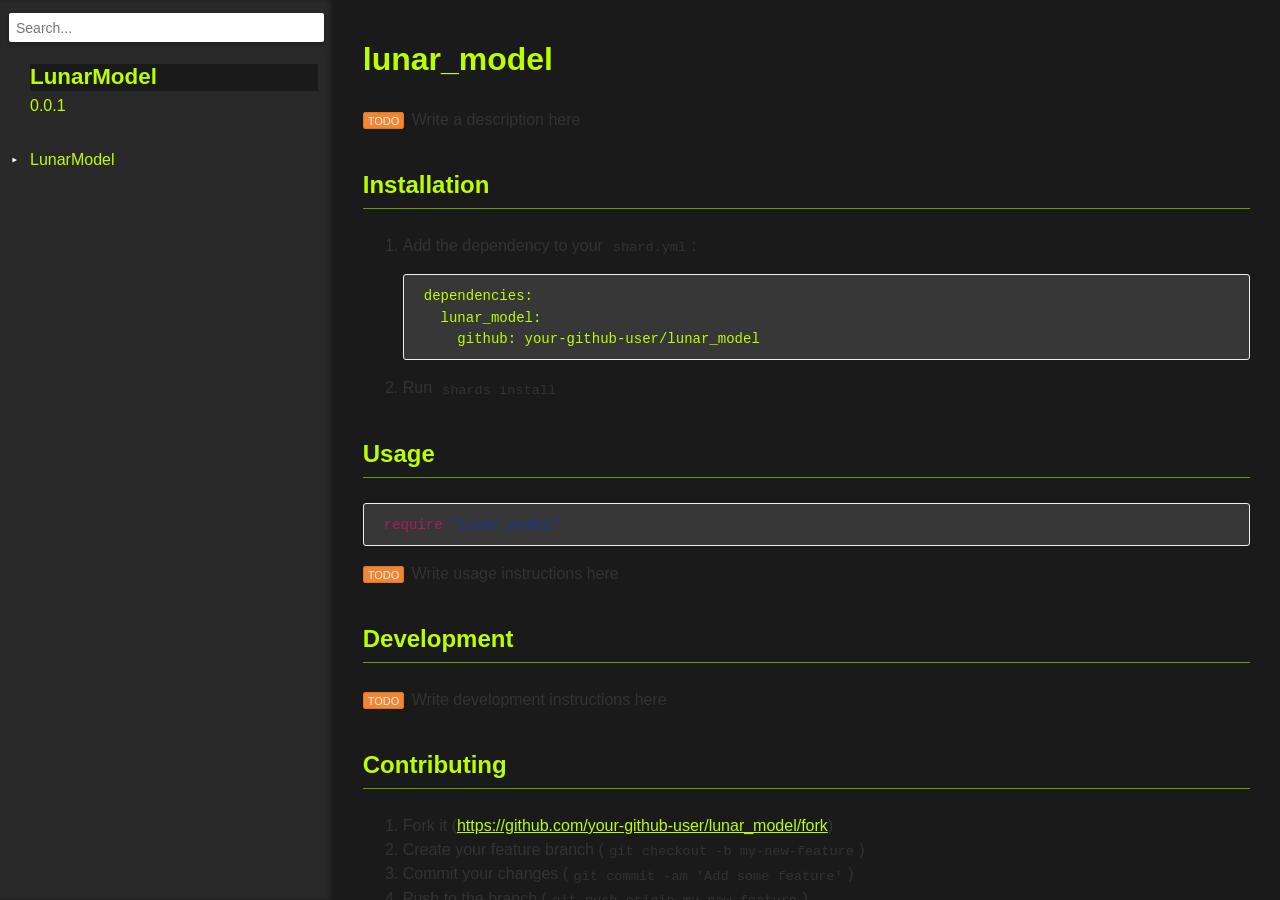
<file: index.html>
<!DOCTYPE html>
<html lang="en">
<head>
  <meta charset="utf-8" />
<meta http-equiv="X-UA-Compatible" content="IE=edge">
<meta name="viewport" content="width=device-width, initial-scale=1.0">
<meta name="generator" content="Crystal Docs 1.9.2">
<meta name="crystal_docs.project_version" content="0.0.1">
<meta name="crystal_docs.project_name" content="LunarModel">



<link href="css/style.css" rel="stylesheet" type="text/css" />
<script type="text/javascript" src="js/doc.js"></script>

  <meta name="repository-name" content="LunarModel">
  <title>LunarModel 0.0.1</title>
  <script type="text/javascript">
  CrystalDocs.base_path = "";
  </script>
</head>
<body>

<svg class="hidden">
  <symbol id="octicon-link" viewBox="0 0 16 16">
    <path fill="currentColor" fill-rule="evenodd" d="M4 9h1v1H4c-1.5 0-3-1.69-3-3.5S2.55 3 4 3h4c1.45 0 3 1.69 3 3.5 0 1.41-.91 2.72-2 3.25V8.59c.58-.45 1-1.27 1-2.09C10 5.22 8.98 4 8 4H4c-.98 0-2 1.22-2 2.5S3 9 4 9zm9-3h-1v1h1c1 0 2 1.22 2 2.5S13.98 12 13 12H9c-.98 0-2-1.22-2-2.5 0-.83.42-1.64 1-2.09V6.25c-1.09.53-2 1.84-2 3.25C6 11.31 7.55 13 9 13h4c1.45 0 3-1.69 3-3.5S14.5 6 13 6z"></path>
  </symbol>
</svg>
<input type="checkbox" id="sidebar-btn">
<label for="sidebar-btn" id="sidebar-btn-label">
  <svg class="open" xmlns="http://www.w3.org/2000/svg" height="2em" width="2em" viewBox="0 0 512 512"><title>Open Sidebar</title><path fill="currentColor" d="M80 96v64h352V96H80zm0 112v64h352v-64H80zm0 112v64h352v-64H80z"></path></svg>
  <svg class="close" xmlns="http://www.w3.org/2000/svg" width="2em" height="2em" viewBox="0 0 512 512"><title>Close Sidebar</title><path fill="currentColor" d="m118.6 73.4-45.2 45.2L210.7 256 73.4 393.4l45.2 45.2L256 301.3l137.4 137.3 45.2-45.2L301.3 256l137.3-137.4-45.2-45.2L256 210.7Z"></path></svg>
</label>
<div class="sidebar">
  <div class="sidebar-header">
    <div class="search-box">
      <input type="search" class="search-input" placeholder="Search..." spellcheck="false" aria-label="Search">
    </div>

    <div class="project-summary">
      <h1 class="project-name">
        <a href="index.html">
          LunarModel
        </a>
      </h1>

      <span class="project-version">
        0.0.1
      </span>
    </div>
  </div>

  <div class="search-results hidden">
    <ul class="search-list"></ul>
  </div>

  <div class="types-list">
    <ul>
  
  <li class="parent " data-id="LunarModel/LunarModel" data-name="lunarmodel">
      <a href="LunarModel.html">LunarModel</a>
      
        <ul>
  
  <li class=" " data-id="LunarModel/LunarModel/JungianThemes" data-name="lunarmodel::jungianthemes">
      <a href="LunarModel/JungianThemes.html">JungianThemes</a>
      
    </li>
  
  <li class=" " data-id="LunarModel/LunarModel/LunarSeason" data-name="lunarmodel::lunarseason">
      <a href="LunarModel/LunarSeason.html">LunarSeason</a>
      
    </li>
  
  <li class=" " data-id="LunarModel/LunarModel/MachineLearning" data-name="lunarmodel::machinelearning">
      <a href="LunarModel/MachineLearning.html">MachineLearning</a>
      
    </li>
  
</ul>

      
    </li>
  
</ul>

  </div>
</div>


<div class="main-content">
<h1><a id="lunar-model" class="anchor" href="#lunar-model">  <svg class="octicon-link" aria-hidden="true">
    <use href="#octicon-link"/>
  </svg>
</a>lunar_model</h1>
<p><span class="flag orange">TODO</span>  Write a description here</p>
<h2><a id="installation" class="anchor" href="#installation">
  <svg class="octicon-link" aria-hidden="true">
    <use href="#octicon-link"/>
  </svg>
</a>Installation</h2>
<ol>
<li>
<p>Add the dependency to your <code>shard.yml</code>:</p>
<pre><code class="language-yaml">dependencies:
  lunar_model:
    github: your-github-user/lunar_model</code></pre>
</li>
<li>
<p>Run <code>shards install</code></p>
</li>
</ol>
<h2><a id="usage" class="anchor" href="#usage">
  <svg class="octicon-link" aria-hidden="true">
    <use href="#octicon-link"/>
  </svg>
</a>Usage</h2>
<pre><code class="language-crystal"><span class="k">require</span> <span class="s">&quot;lunar_model&quot;</span></code></pre>
<p><span class="flag orange">TODO</span>  Write usage instructions here</p>
<h2><a id="development" class="anchor" href="#development">
  <svg class="octicon-link" aria-hidden="true">
    <use href="#octicon-link"/>
  </svg>
</a>Development</h2>
<p><span class="flag orange">TODO</span>  Write development instructions here</p>
<h2><a id="contributing" class="anchor" href="#contributing">
  <svg class="octicon-link" aria-hidden="true">
    <use href="#octicon-link"/>
  </svg>
</a>Contributing</h2>
<ol>
<li>Fork it (<a href="https://github.com/your-github-user/lunar_model/fork">https://github.com/your-github-user/lunar_model/fork</a>)</li>
<li>Create your feature branch (<code>git checkout -b my-new-feature</code>)</li>
<li>Commit your changes (<code>git commit -am 'Add some feature'</code>)</li>
<li>Push to the branch (<code>git push origin my-new-feature</code>)</li>
<li>Create a new Pull Request</li>
</ol>
<h2><a id="contributors" class="anchor" href="#contributors">
  <svg class="octicon-link" aria-hidden="true">
    <use href="#octicon-link"/>
  </svg>
</a>Contributors</h2>
<ul>
<li><a href="https://github.com/your-github-user">LWFlouisa</a> - creator and maintainer</li>
</ul>
</div>
</body>
</html>
</file>
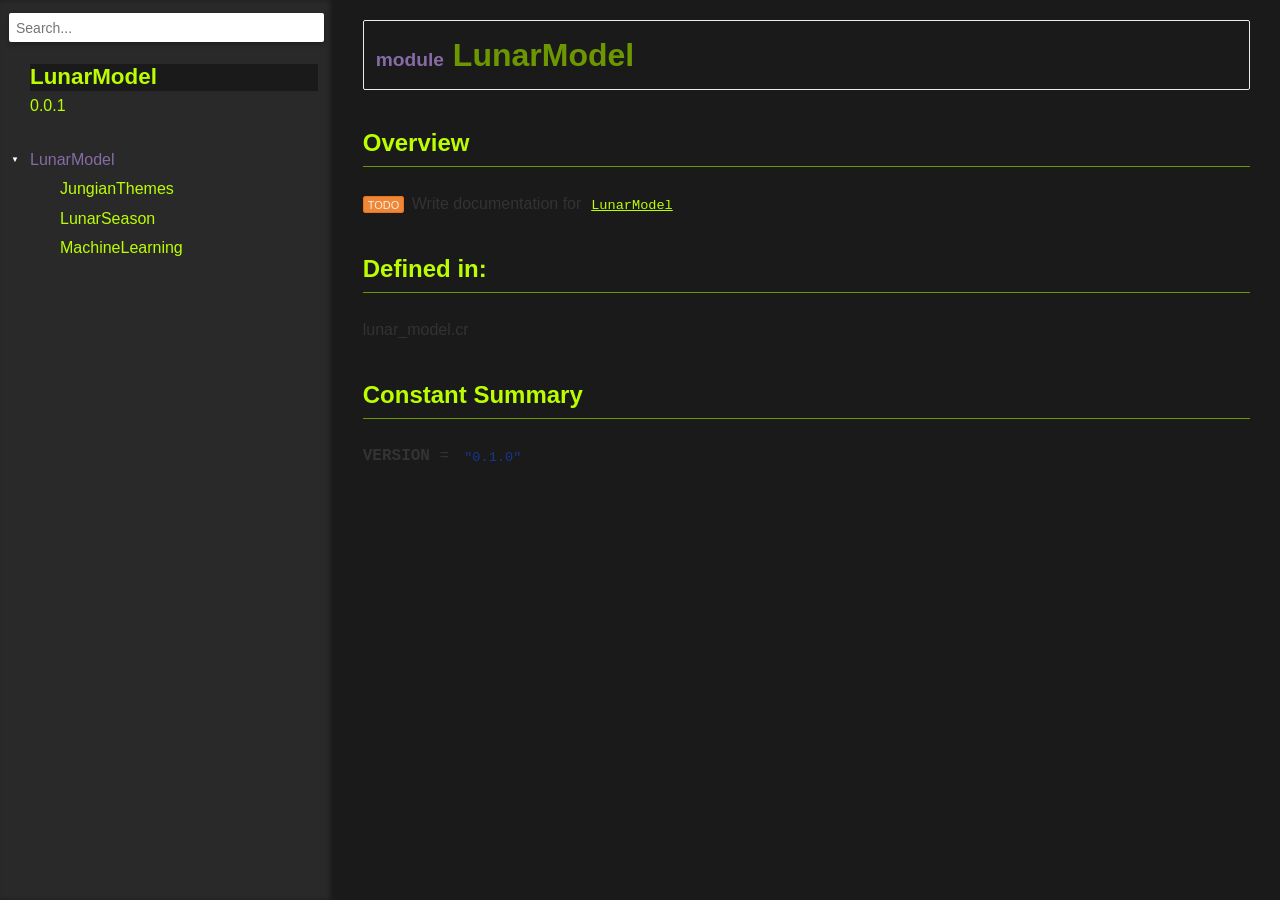
<file: LunarModel.html>
<!DOCTYPE html>
<html lang="en">
<head>
  <meta charset="utf-8" />
<meta http-equiv="X-UA-Compatible" content="IE=edge">
<meta name="viewport" content="width=device-width, initial-scale=1.0">
<meta name="generator" content="Crystal Docs 1.9.2">
<meta name="crystal_docs.project_version" content="0.0.1">
<meta name="crystal_docs.project_name" content="LunarModel">



<link href="css/style.css" rel="stylesheet" type="text/css" />
<script type="text/javascript" src="js/doc.js"></script>

  <meta name="repository-name" content="LunarModel">
  <title>LunarModel - LunarModel 0.0.1</title>
  <script type="text/javascript">
    CrystalDocs.base_path = "";
  </script>
</head>
<body>

<svg class="hidden">
  <symbol id="octicon-link" viewBox="0 0 16 16">
    <path fill="currentColor" fill-rule="evenodd" d="M4 9h1v1H4c-1.5 0-3-1.69-3-3.5S2.55 3 4 3h4c1.45 0 3 1.69 3 3.5 0 1.41-.91 2.72-2 3.25V8.59c.58-.45 1-1.27 1-2.09C10 5.22 8.98 4 8 4H4c-.98 0-2 1.22-2 2.5S3 9 4 9zm9-3h-1v1h1c1 0 2 1.22 2 2.5S13.98 12 13 12H9c-.98 0-2-1.22-2-2.5 0-.83.42-1.64 1-2.09V6.25c-1.09.53-2 1.84-2 3.25C6 11.31 7.55 13 9 13h4c1.45 0 3-1.69 3-3.5S14.5 6 13 6z"></path>
  </symbol>
</svg>
<input type="checkbox" id="sidebar-btn">
<label for="sidebar-btn" id="sidebar-btn-label">
  <svg class="open" xmlns="http://www.w3.org/2000/svg" height="2em" width="2em" viewBox="0 0 512 512"><title>Open Sidebar</title><path fill="currentColor" d="M80 96v64h352V96H80zm0 112v64h352v-64H80zm0 112v64h352v-64H80z"></path></svg>
  <svg class="close" xmlns="http://www.w3.org/2000/svg" width="2em" height="2em" viewBox="0 0 512 512"><title>Close Sidebar</title><path fill="currentColor" d="m118.6 73.4-45.2 45.2L210.7 256 73.4 393.4l45.2 45.2L256 301.3l137.4 137.3 45.2-45.2L301.3 256l137.3-137.4-45.2-45.2L256 210.7Z"></path></svg>
</label>
<div class="sidebar">
  <div class="sidebar-header">
    <div class="search-box">
      <input type="search" class="search-input" placeholder="Search..." spellcheck="false" aria-label="Search">
    </div>

    <div class="project-summary">
      <h1 class="project-name">
        <a href="index.html">
          LunarModel
        </a>
      </h1>

      <span class="project-version">
        0.0.1
      </span>
    </div>
  </div>

  <div class="search-results hidden">
    <ul class="search-list"></ul>
  </div>

  <div class="types-list">
    <ul>
  
  <li class="parent open current" data-id="LunarModel/LunarModel" data-name="lunarmodel">
      <a href="LunarModel.html">LunarModel</a>
      
        <ul>
  
  <li class=" " data-id="LunarModel/LunarModel/JungianThemes" data-name="lunarmodel::jungianthemes">
      <a href="LunarModel/JungianThemes.html">JungianThemes</a>
      
    </li>
  
  <li class=" " data-id="LunarModel/LunarModel/LunarSeason" data-name="lunarmodel::lunarseason">
      <a href="LunarModel/LunarSeason.html">LunarSeason</a>
      
    </li>
  
  <li class=" " data-id="LunarModel/LunarModel/MachineLearning" data-name="lunarmodel::machinelearning">
      <a href="LunarModel/MachineLearning.html">MachineLearning</a>
      
    </li>
  
</ul>

      
    </li>
  
</ul>

  </div>
</div>


<div class="main-content">
<h1 class="type-name">

  <span class="kind">module</span> LunarModel

</h1>





  <h2>
    <a id="overview" class="anchor" href="#overview">
  <svg class="octicon-link" aria-hidden="true">
    <use href="#octicon-link"/>
  </svg>
</a>
    Overview
  </h2>

  <p><span class="flag orange">TODO</span>  Write documentation for <code><a href="LunarModel.html">LunarModel</a></code></p>














  <h2>
    <a id="defined-in" class="anchor" href="#defined-in">
  <svg class="octicon-link" aria-hidden="true">
    <use href="#octicon-link"/>
  </svg>
</a>
    Defined in:
  </h2>
  
    
      lunar_model.cr
    
    <br/>
  



  
    <h2>
      <a id="constant-summary" class="anchor" href="#constant-summary">
  <svg class="octicon-link" aria-hidden="true">
    <use href="#octicon-link"/>
  </svg>
</a>
      Constant Summary
    </h2>
  
  <dl>
    
      <dt class="entry-const" id="VERSION">
        <strong>VERSION</strong> = <code><span class="s">&quot;0.1.0&quot;</span></code>
      </dt>
      
    
  </dl>











<div class="methods-inherited">
  
</div>









</div>

</body>
</html>
</file>
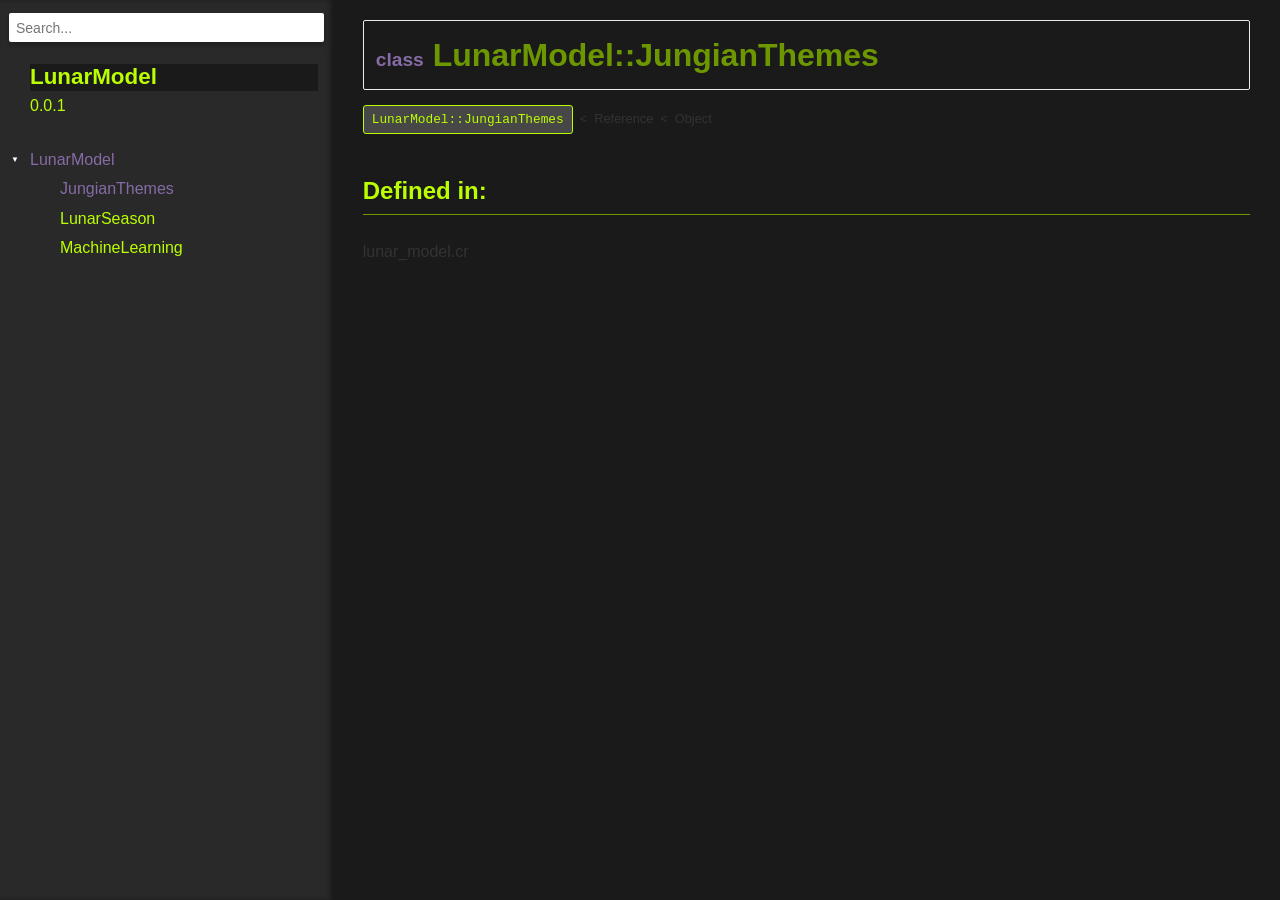
<file: LunarModel/JungianThemes.html>
<!DOCTYPE html>
<html lang="en">
<head>
  <meta charset="utf-8" />
<meta http-equiv="X-UA-Compatible" content="IE=edge">
<meta name="viewport" content="width=device-width, initial-scale=1.0">
<meta name="generator" content="Crystal Docs 1.9.2">
<meta name="crystal_docs.project_version" content="0.0.1">
<meta name="crystal_docs.project_name" content="LunarModel">



<link href="../css/style.css" rel="stylesheet" type="text/css" />
<script type="text/javascript" src="../js/doc.js"></script>

  <meta name="repository-name" content="LunarModel">
  <title>LunarModel::JungianThemes - LunarModel 0.0.1</title>
  <script type="text/javascript">
    CrystalDocs.base_path = "../";
  </script>
</head>
<body>

<svg class="hidden">
  <symbol id="octicon-link" viewBox="0 0 16 16">
    <path fill="currentColor" fill-rule="evenodd" d="M4 9h1v1H4c-1.5 0-3-1.69-3-3.5S2.55 3 4 3h4c1.45 0 3 1.69 3 3.5 0 1.41-.91 2.72-2 3.25V8.59c.58-.45 1-1.27 1-2.09C10 5.22 8.98 4 8 4H4c-.98 0-2 1.22-2 2.5S3 9 4 9zm9-3h-1v1h1c1 0 2 1.22 2 2.5S13.98 12 13 12H9c-.98 0-2-1.22-2-2.5 0-.83.42-1.64 1-2.09V6.25c-1.09.53-2 1.84-2 3.25C6 11.31 7.55 13 9 13h4c1.45 0 3-1.69 3-3.5S14.5 6 13 6z"></path>
  </symbol>
</svg>
<input type="checkbox" id="sidebar-btn">
<label for="sidebar-btn" id="sidebar-btn-label">
  <svg class="open" xmlns="http://www.w3.org/2000/svg" height="2em" width="2em" viewBox="0 0 512 512"><title>Open Sidebar</title><path fill="currentColor" d="M80 96v64h352V96H80zm0 112v64h352v-64H80zm0 112v64h352v-64H80z"></path></svg>
  <svg class="close" xmlns="http://www.w3.org/2000/svg" width="2em" height="2em" viewBox="0 0 512 512"><title>Close Sidebar</title><path fill="currentColor" d="m118.6 73.4-45.2 45.2L210.7 256 73.4 393.4l45.2 45.2L256 301.3l137.4 137.3 45.2-45.2L301.3 256l137.3-137.4-45.2-45.2L256 210.7Z"></path></svg>
</label>
<div class="sidebar">
  <div class="sidebar-header">
    <div class="search-box">
      <input type="search" class="search-input" placeholder="Search..." spellcheck="false" aria-label="Search">
    </div>

    <div class="project-summary">
      <h1 class="project-name">
        <a href="../index.html">
          LunarModel
        </a>
      </h1>

      <span class="project-version">
        0.0.1
      </span>
    </div>
  </div>

  <div class="search-results hidden">
    <ul class="search-list"></ul>
  </div>

  <div class="types-list">
    <ul>
  
  <li class="parent open current" data-id="LunarModel/LunarModel" data-name="lunarmodel">
      <a href="../LunarModel.html">LunarModel</a>
      
        <ul>
  
  <li class=" current" data-id="LunarModel/LunarModel/JungianThemes" data-name="lunarmodel::jungianthemes">
      <a href="../LunarModel/JungianThemes.html">JungianThemes</a>
      
    </li>
  
  <li class=" " data-id="LunarModel/LunarModel/LunarSeason" data-name="lunarmodel::lunarseason">
      <a href="../LunarModel/LunarSeason.html">LunarSeason</a>
      
    </li>
  
  <li class=" " data-id="LunarModel/LunarModel/MachineLearning" data-name="lunarmodel::machinelearning">
      <a href="../LunarModel/MachineLearning.html">MachineLearning</a>
      
    </li>
  
</ul>

      
    </li>
  
</ul>

  </div>
</div>


<div class="main-content">
<h1 class="type-name">

  <span class="kind">class</span> LunarModel::<wbr>JungianThemes

</h1>


  <ul class="superclass-hierarchy"><li class="superclass"><a href="../LunarModel/JungianThemes.html">LunarModel::JungianThemes</a></li><li class="superclass">Reference</li><li class="superclass">Object</li></ul>

















  <h2>
    <a id="defined-in" class="anchor" href="#defined-in">
  <svg class="octicon-link" aria-hidden="true">
    <use href="#octicon-link"/>
  </svg>
</a>
    Defined in:
  </h2>
  
    
      lunar_model.cr
    
    <br/>
  













<div class="methods-inherited">
  
    


    


    


    


  
    


    


    


    


  
</div>









</div>

</body>
</html>
</file>
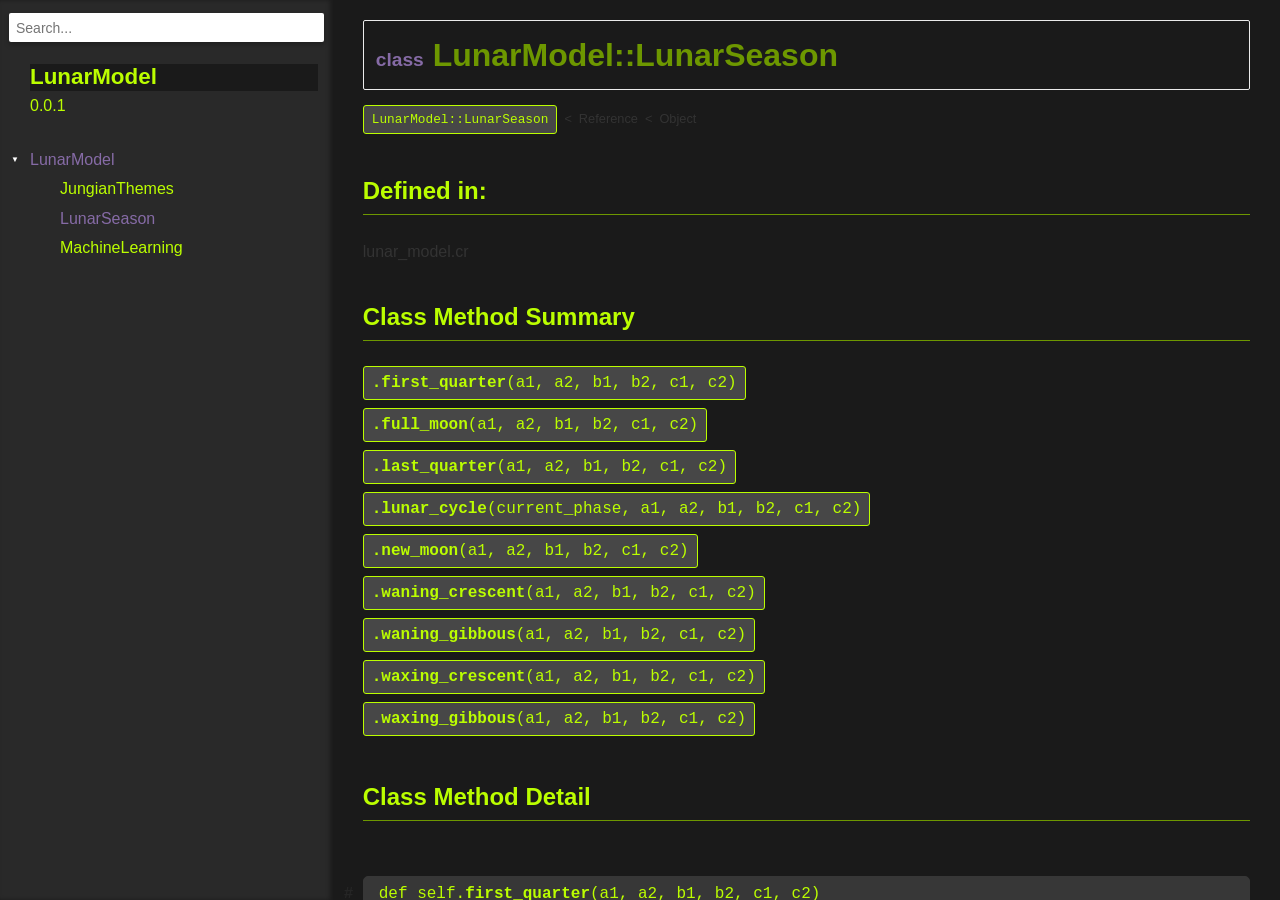
<file: LunarModel/LunarSeason.html>
<!DOCTYPE html>
<html lang="en">
<head>
  <meta charset="utf-8" />
<meta http-equiv="X-UA-Compatible" content="IE=edge">
<meta name="viewport" content="width=device-width, initial-scale=1.0">
<meta name="generator" content="Crystal Docs 1.9.2">
<meta name="crystal_docs.project_version" content="0.0.1">
<meta name="crystal_docs.project_name" content="LunarModel">



<link href="../css/style.css" rel="stylesheet" type="text/css" />
<script type="text/javascript" src="../js/doc.js"></script>

  <meta name="repository-name" content="LunarModel">
  <title>LunarModel::LunarSeason - LunarModel 0.0.1</title>
  <script type="text/javascript">
    CrystalDocs.base_path = "../";
  </script>
</head>
<body>

<svg class="hidden">
  <symbol id="octicon-link" viewBox="0 0 16 16">
    <path fill="currentColor" fill-rule="evenodd" d="M4 9h1v1H4c-1.5 0-3-1.69-3-3.5S2.55 3 4 3h4c1.45 0 3 1.69 3 3.5 0 1.41-.91 2.72-2 3.25V8.59c.58-.45 1-1.27 1-2.09C10 5.22 8.98 4 8 4H4c-.98 0-2 1.22-2 2.5S3 9 4 9zm9-3h-1v1h1c1 0 2 1.22 2 2.5S13.98 12 13 12H9c-.98 0-2-1.22-2-2.5 0-.83.42-1.64 1-2.09V6.25c-1.09.53-2 1.84-2 3.25C6 11.31 7.55 13 9 13h4c1.45 0 3-1.69 3-3.5S14.5 6 13 6z"></path>
  </symbol>
</svg>
<input type="checkbox" id="sidebar-btn">
<label for="sidebar-btn" id="sidebar-btn-label">
  <svg class="open" xmlns="http://www.w3.org/2000/svg" height="2em" width="2em" viewBox="0 0 512 512"><title>Open Sidebar</title><path fill="currentColor" d="M80 96v64h352V96H80zm0 112v64h352v-64H80zm0 112v64h352v-64H80z"></path></svg>
  <svg class="close" xmlns="http://www.w3.org/2000/svg" width="2em" height="2em" viewBox="0 0 512 512"><title>Close Sidebar</title><path fill="currentColor" d="m118.6 73.4-45.2 45.2L210.7 256 73.4 393.4l45.2 45.2L256 301.3l137.4 137.3 45.2-45.2L301.3 256l137.3-137.4-45.2-45.2L256 210.7Z"></path></svg>
</label>
<div class="sidebar">
  <div class="sidebar-header">
    <div class="search-box">
      <input type="search" class="search-input" placeholder="Search..." spellcheck="false" aria-label="Search">
    </div>

    <div class="project-summary">
      <h1 class="project-name">
        <a href="../index.html">
          LunarModel
        </a>
      </h1>

      <span class="project-version">
        0.0.1
      </span>
    </div>
  </div>

  <div class="search-results hidden">
    <ul class="search-list"></ul>
  </div>

  <div class="types-list">
    <ul>
  
  <li class="parent open current" data-id="LunarModel/LunarModel" data-name="lunarmodel">
      <a href="../LunarModel.html">LunarModel</a>
      
        <ul>
  
  <li class=" " data-id="LunarModel/LunarModel/JungianThemes" data-name="lunarmodel::jungianthemes">
      <a href="../LunarModel/JungianThemes.html">JungianThemes</a>
      
    </li>
  
  <li class=" current" data-id="LunarModel/LunarModel/LunarSeason" data-name="lunarmodel::lunarseason">
      <a href="../LunarModel/LunarSeason.html">LunarSeason</a>
      
    </li>
  
  <li class=" " data-id="LunarModel/LunarModel/MachineLearning" data-name="lunarmodel::machinelearning">
      <a href="../LunarModel/MachineLearning.html">MachineLearning</a>
      
    </li>
  
</ul>

      
    </li>
  
</ul>

  </div>
</div>


<div class="main-content">
<h1 class="type-name">

  <span class="kind">class</span> LunarModel::<wbr>LunarSeason

</h1>


  <ul class="superclass-hierarchy"><li class="superclass"><a href="../LunarModel/LunarSeason.html">LunarModel::LunarSeason</a></li><li class="superclass">Reference</li><li class="superclass">Object</li></ul>

















  <h2>
    <a id="defined-in" class="anchor" href="#defined-in">
  <svg class="octicon-link" aria-hidden="true">
    <use href="#octicon-link"/>
  </svg>
</a>
    Defined in:
  </h2>
  
    
      lunar_model.cr
    
    <br/>
  







  <h2>
    <a id="class-method-summary" class="anchor" href="#class-method-summary">
  <svg class="octicon-link" aria-hidden="true">
    <use href="#octicon-link"/>
  </svg>
</a>
    Class Method Summary
  </h2>
  <ul class="list-summary">
    
      <li class="entry-summary">
        <a href="#first_quarter%28a1%2Ca2%2Cb1%2Cb2%2Cc1%2Cc2%29-class-method" class="signature"><strong>.first_quarter</strong>(a1, a2, b1, b2, c1, c2)</a>
        
      </li>
    
      <li class="entry-summary">
        <a href="#full_moon%28a1%2Ca2%2Cb1%2Cb2%2Cc1%2Cc2%29-class-method" class="signature"><strong>.full_moon</strong>(a1, a2, b1, b2, c1, c2)</a>
        
      </li>
    
      <li class="entry-summary">
        <a href="#last_quarter%28a1%2Ca2%2Cb1%2Cb2%2Cc1%2Cc2%29-class-method" class="signature"><strong>.last_quarter</strong>(a1, a2, b1, b2, c1, c2)</a>
        
      </li>
    
      <li class="entry-summary">
        <a href="#lunar_cycle%28current_phase%2Ca1%2Ca2%2Cb1%2Cb2%2Cc1%2Cc2%29-class-method" class="signature"><strong>.lunar_cycle</strong>(current_phase, a1, a2, b1, b2, c1, c2)</a>
        
      </li>
    
      <li class="entry-summary">
        <a href="#new_moon%28a1%2Ca2%2Cb1%2Cb2%2Cc1%2Cc2%29-class-method" class="signature"><strong>.new_moon</strong>(a1, a2, b1, b2, c1, c2)</a>
        
      </li>
    
      <li class="entry-summary">
        <a href="#waning_crescent%28a1%2Ca2%2Cb1%2Cb2%2Cc1%2Cc2%29-class-method" class="signature"><strong>.waning_crescent</strong>(a1, a2, b1, b2, c1, c2)</a>
        
      </li>
    
      <li class="entry-summary">
        <a href="#waning_gibbous%28a1%2Ca2%2Cb1%2Cb2%2Cc1%2Cc2%29-class-method" class="signature"><strong>.waning_gibbous</strong>(a1, a2, b1, b2, c1, c2)</a>
        
      </li>
    
      <li class="entry-summary">
        <a href="#waxing_crescent%28a1%2Ca2%2Cb1%2Cb2%2Cc1%2Cc2%29-class-method" class="signature"><strong>.waxing_crescent</strong>(a1, a2, b1, b2, c1, c2)</a>
        
      </li>
    
      <li class="entry-summary">
        <a href="#waxing_gibbous%28a1%2Ca2%2Cb1%2Cb2%2Cc1%2Cc2%29-class-method" class="signature"><strong>.waxing_gibbous</strong>(a1, a2, b1, b2, c1, c2)</a>
        
      </li>
    
  </ul>







<div class="methods-inherited">
  
    


    


    


    


  
    


    


    


    


  
</div>




  <h2>
    <a id="class-method-detail" class="anchor" href="#class-method-detail">
  <svg class="octicon-link" aria-hidden="true">
    <use href="#octicon-link"/>
  </svg>
</a>
    Class Method Detail
  </h2>
  
    <div class="entry-detail" id="first_quarter(a1,a2,b1,b2,c1,c2)-class-method">
      <div class="signature">
        
        def self.<strong>first_quarter</strong>(a1, a2, b1, b2, c1, c2)

        <a class="method-permalink" href="#first_quarter%28a1%2Ca2%2Cb1%2Cb2%2Cc1%2Cc2%29-class-method">#</a>
      </div>
      
      <br/>
      <div>
        
      </div>
    </div>
  
    <div class="entry-detail" id="full_moon(a1,a2,b1,b2,c1,c2)-class-method">
      <div class="signature">
        
        def self.<strong>full_moon</strong>(a1, a2, b1, b2, c1, c2)

        <a class="method-permalink" href="#full_moon%28a1%2Ca2%2Cb1%2Cb2%2Cc1%2Cc2%29-class-method">#</a>
      </div>
      
      <br/>
      <div>
        
      </div>
    </div>
  
    <div class="entry-detail" id="last_quarter(a1,a2,b1,b2,c1,c2)-class-method">
      <div class="signature">
        
        def self.<strong>last_quarter</strong>(a1, a2, b1, b2, c1, c2)

        <a class="method-permalink" href="#last_quarter%28a1%2Ca2%2Cb1%2Cb2%2Cc1%2Cc2%29-class-method">#</a>
      </div>
      
      <br/>
      <div>
        
      </div>
    </div>
  
    <div class="entry-detail" id="lunar_cycle(current_phase,a1,a2,b1,b2,c1,c2)-class-method">
      <div class="signature">
        
        def self.<strong>lunar_cycle</strong>(current_phase, a1, a2, b1, b2, c1, c2)

        <a class="method-permalink" href="#lunar_cycle%28current_phase%2Ca1%2Ca2%2Cb1%2Cb2%2Cc1%2Cc2%29-class-method">#</a>
      </div>
      
      <br/>
      <div>
        
      </div>
    </div>
  
    <div class="entry-detail" id="new_moon(a1,a2,b1,b2,c1,c2)-class-method">
      <div class="signature">
        
        def self.<strong>new_moon</strong>(a1, a2, b1, b2, c1, c2)

        <a class="method-permalink" href="#new_moon%28a1%2Ca2%2Cb1%2Cb2%2Cc1%2Cc2%29-class-method">#</a>
      </div>
      
      <br/>
      <div>
        
      </div>
    </div>
  
    <div class="entry-detail" id="waning_crescent(a1,a2,b1,b2,c1,c2)-class-method">
      <div class="signature">
        
        def self.<strong>waning_crescent</strong>(a1, a2, b1, b2, c1, c2)

        <a class="method-permalink" href="#waning_crescent%28a1%2Ca2%2Cb1%2Cb2%2Cc1%2Cc2%29-class-method">#</a>
      </div>
      
      <br/>
      <div>
        
      </div>
    </div>
  
    <div class="entry-detail" id="waning_gibbous(a1,a2,b1,b2,c1,c2)-class-method">
      <div class="signature">
        
        def self.<strong>waning_gibbous</strong>(a1, a2, b1, b2, c1, c2)

        <a class="method-permalink" href="#waning_gibbous%28a1%2Ca2%2Cb1%2Cb2%2Cc1%2Cc2%29-class-method">#</a>
      </div>
      
      <br/>
      <div>
        
      </div>
    </div>
  
    <div class="entry-detail" id="waxing_crescent(a1,a2,b1,b2,c1,c2)-class-method">
      <div class="signature">
        
        def self.<strong>waxing_crescent</strong>(a1, a2, b1, b2, c1, c2)

        <a class="method-permalink" href="#waxing_crescent%28a1%2Ca2%2Cb1%2Cb2%2Cc1%2Cc2%29-class-method">#</a>
      </div>
      
      <br/>
      <div>
        
      </div>
    </div>
  
    <div class="entry-detail" id="waxing_gibbous(a1,a2,b1,b2,c1,c2)-class-method">
      <div class="signature">
        
        def self.<strong>waxing_gibbous</strong>(a1, a2, b1, b2, c1, c2)

        <a class="method-permalink" href="#waxing_gibbous%28a1%2Ca2%2Cb1%2Cb2%2Cc1%2Cc2%29-class-method">#</a>
      </div>
      
      <br/>
      <div>
        
      </div>
    </div>
  






</div>

</body>
</html>
</file>
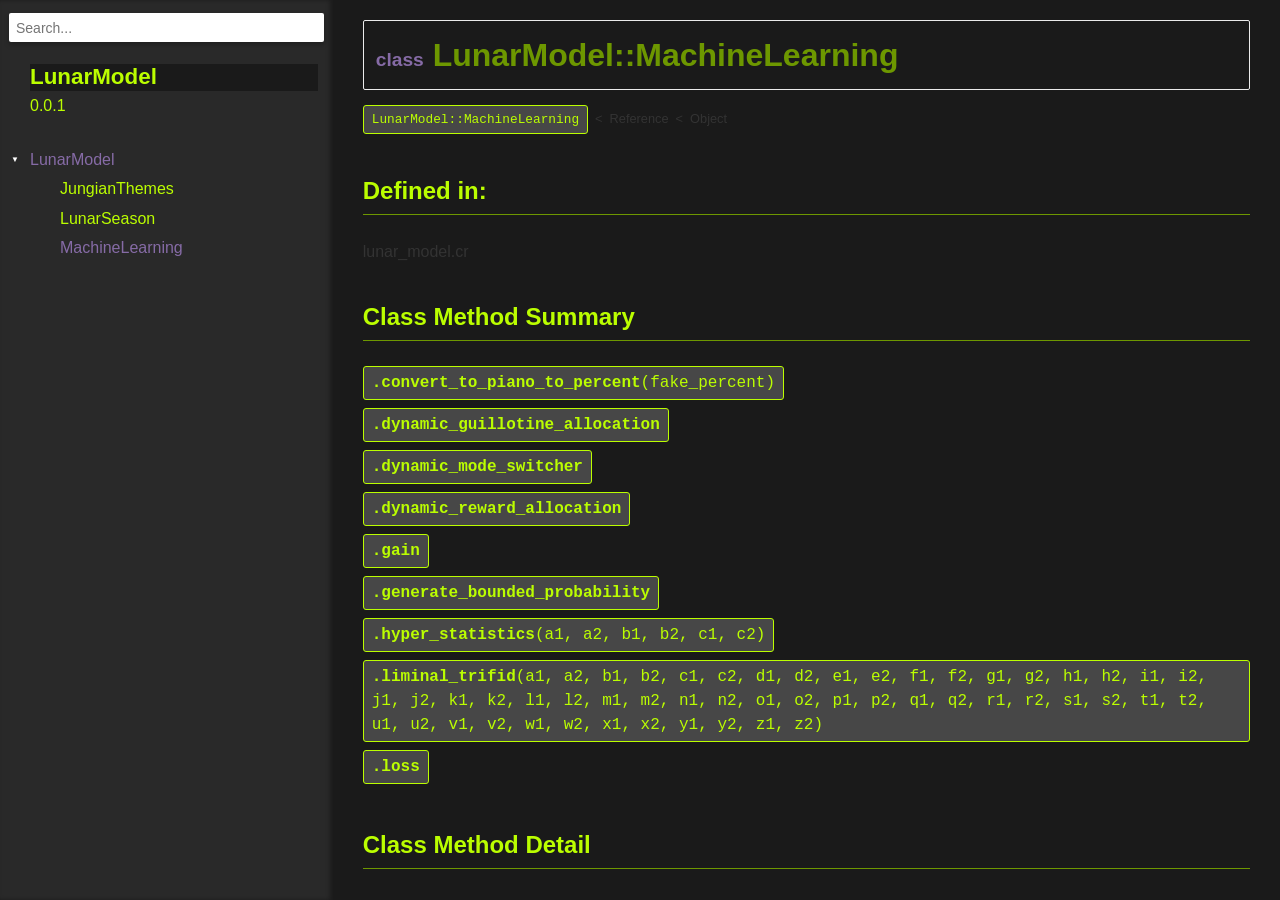
<file: LunarModel/MachineLearning.html>
<!DOCTYPE html>
<html lang="en">
<head>
  <meta charset="utf-8" />
<meta http-equiv="X-UA-Compatible" content="IE=edge">
<meta name="viewport" content="width=device-width, initial-scale=1.0">
<meta name="generator" content="Crystal Docs 1.9.2">
<meta name="crystal_docs.project_version" content="0.0.1">
<meta name="crystal_docs.project_name" content="LunarModel">



<link href="../css/style.css" rel="stylesheet" type="text/css" />
<script type="text/javascript" src="../js/doc.js"></script>

  <meta name="repository-name" content="LunarModel">
  <title>LunarModel::MachineLearning - LunarModel 0.0.1</title>
  <script type="text/javascript">
    CrystalDocs.base_path = "../";
  </script>
</head>
<body>

<svg class="hidden">
  <symbol id="octicon-link" viewBox="0 0 16 16">
    <path fill="currentColor" fill-rule="evenodd" d="M4 9h1v1H4c-1.5 0-3-1.69-3-3.5S2.55 3 4 3h4c1.45 0 3 1.69 3 3.5 0 1.41-.91 2.72-2 3.25V8.59c.58-.45 1-1.27 1-2.09C10 5.22 8.98 4 8 4H4c-.98 0-2 1.22-2 2.5S3 9 4 9zm9-3h-1v1h1c1 0 2 1.22 2 2.5S13.98 12 13 12H9c-.98 0-2-1.22-2-2.5 0-.83.42-1.64 1-2.09V6.25c-1.09.53-2 1.84-2 3.25C6 11.31 7.55 13 9 13h4c1.45 0 3-1.69 3-3.5S14.5 6 13 6z"></path>
  </symbol>
</svg>
<input type="checkbox" id="sidebar-btn">
<label for="sidebar-btn" id="sidebar-btn-label">
  <svg class="open" xmlns="http://www.w3.org/2000/svg" height="2em" width="2em" viewBox="0 0 512 512"><title>Open Sidebar</title><path fill="currentColor" d="M80 96v64h352V96H80zm0 112v64h352v-64H80zm0 112v64h352v-64H80z"></path></svg>
  <svg class="close" xmlns="http://www.w3.org/2000/svg" width="2em" height="2em" viewBox="0 0 512 512"><title>Close Sidebar</title><path fill="currentColor" d="m118.6 73.4-45.2 45.2L210.7 256 73.4 393.4l45.2 45.2L256 301.3l137.4 137.3 45.2-45.2L301.3 256l137.3-137.4-45.2-45.2L256 210.7Z"></path></svg>
</label>
<div class="sidebar">
  <div class="sidebar-header">
    <div class="search-box">
      <input type="search" class="search-input" placeholder="Search..." spellcheck="false" aria-label="Search">
    </div>

    <div class="project-summary">
      <h1 class="project-name">
        <a href="../index.html">
          LunarModel
        </a>
      </h1>

      <span class="project-version">
        0.0.1
      </span>
    </div>
  </div>

  <div class="search-results hidden">
    <ul class="search-list"></ul>
  </div>

  <div class="types-list">
    <ul>
  
  <li class="parent open current" data-id="LunarModel/LunarModel" data-name="lunarmodel">
      <a href="../LunarModel.html">LunarModel</a>
      
        <ul>
  
  <li class=" " data-id="LunarModel/LunarModel/JungianThemes" data-name="lunarmodel::jungianthemes">
      <a href="../LunarModel/JungianThemes.html">JungianThemes</a>
      
    </li>
  
  <li class=" " data-id="LunarModel/LunarModel/LunarSeason" data-name="lunarmodel::lunarseason">
      <a href="../LunarModel/LunarSeason.html">LunarSeason</a>
      
    </li>
  
  <li class=" current" data-id="LunarModel/LunarModel/MachineLearning" data-name="lunarmodel::machinelearning">
      <a href="../LunarModel/MachineLearning.html">MachineLearning</a>
      
    </li>
  
</ul>

      
    </li>
  
</ul>

  </div>
</div>


<div class="main-content">
<h1 class="type-name">

  <span class="kind">class</span> LunarModel::<wbr>MachineLearning

</h1>


  <ul class="superclass-hierarchy"><li class="superclass"><a href="../LunarModel/MachineLearning.html">LunarModel::MachineLearning</a></li><li class="superclass">Reference</li><li class="superclass">Object</li></ul>

















  <h2>
    <a id="defined-in" class="anchor" href="#defined-in">
  <svg class="octicon-link" aria-hidden="true">
    <use href="#octicon-link"/>
  </svg>
</a>
    Defined in:
  </h2>
  
    
      lunar_model.cr
    
    <br/>
  







  <h2>
    <a id="class-method-summary" class="anchor" href="#class-method-summary">
  <svg class="octicon-link" aria-hidden="true">
    <use href="#octicon-link"/>
  </svg>
</a>
    Class Method Summary
  </h2>
  <ul class="list-summary">
    
      <li class="entry-summary">
        <a href="#convert_to_piano_to_percent%28fake_percent%29-class-method" class="signature"><strong>.convert_to_piano_to_percent</strong>(fake_percent)</a>
        
      </li>
    
      <li class="entry-summary">
        <a href="#dynamic_guillotine_allocation-class-method" class="signature"><strong>.dynamic_guillotine_allocation</strong></a>
        
      </li>
    
      <li class="entry-summary">
        <a href="#dynamic_mode_switcher-class-method" class="signature"><strong>.dynamic_mode_switcher</strong></a>
        
      </li>
    
      <li class="entry-summary">
        <a href="#dynamic_reward_allocation-class-method" class="signature"><strong>.dynamic_reward_allocation</strong></a>
        
      </li>
    
      <li class="entry-summary">
        <a href="#gain-class-method" class="signature"><strong>.gain</strong></a>
        
      </li>
    
      <li class="entry-summary">
        <a href="#generate_bounded_probability-class-method" class="signature"><strong>.generate_bounded_probability</strong></a>
        
      </li>
    
      <li class="entry-summary">
        <a href="#hyper_statistics%28a1%2Ca2%2Cb1%2Cb2%2Cc1%2Cc2%29-class-method" class="signature"><strong>.hyper_statistics</strong>(a1, a2, b1, b2, c1, c2)</a>
        
      </li>
    
      <li class="entry-summary">
        <a href="#liminal_trifid%28a1%2Ca2%2Cb1%2Cb2%2Cc1%2Cc2%2Cd1%2Cd2%2Ce1%2Ce2%2Cf1%2Cf2%2Cg1%2Cg2%2Ch1%2Ch2%2Ci1%2Ci2%2Cj1%2Cj2%2Ck1%2Ck2%2Cl1%2Cl2%2Cm1%2Cm2%2Cn1%2Cn2%2Co1%2Co2%2Cp1%2Cp2%2Cq1%2Cq2%2Cr1%2Cr2%2Cs1%2Cs2%2Ct1%2Ct2%2Cu1%2Cu2%2Cv1%2Cv2%2Cw1%2Cw2%2Cx1%2Cx2%2Cy1%2Cy2%2Cz1%2Cz2%29-class-method" class="signature"><strong>.liminal_trifid</strong>(a1, a2, b1, b2, c1, c2, d1, d2, e1, e2, f1, f2, g1, g2, h1, h2, i1, i2, j1, j2, k1, k2, l1, l2, m1, m2, n1, n2, o1, o2, p1, p2, q1, q2, r1, r2, s1, s2, t1, t2, u1, u2, v1, v2, w1, w2, x1, x2, y1, y2, z1, z2)</a>
        
      </li>
    
      <li class="entry-summary">
        <a href="#loss-class-method" class="signature"><strong>.loss</strong></a>
        
      </li>
    
  </ul>







<div class="methods-inherited">
  
    


    


    


    


  
    


    


    


    


  
</div>




  <h2>
    <a id="class-method-detail" class="anchor" href="#class-method-detail">
  <svg class="octicon-link" aria-hidden="true">
    <use href="#octicon-link"/>
  </svg>
</a>
    Class Method Detail
  </h2>
  
    <div class="entry-detail" id="convert_to_piano_to_percent(fake_percent)-class-method">
      <div class="signature">
        
        def self.<strong>convert_to_piano_to_percent</strong>(fake_percent)

        <a class="method-permalink" href="#convert_to_piano_to_percent%28fake_percent%29-class-method">#</a>
      </div>
      
      <br/>
      <div>
        
      </div>
    </div>
  
    <div class="entry-detail" id="dynamic_guillotine_allocation-class-method">
      <div class="signature">
        
        def self.<strong>dynamic_guillotine_allocation</strong>

        <a class="method-permalink" href="#dynamic_guillotine_allocation-class-method">#</a>
      </div>
      
      <br/>
      <div>
        
      </div>
    </div>
  
    <div class="entry-detail" id="dynamic_mode_switcher-class-method">
      <div class="signature">
        
        def self.<strong>dynamic_mode_switcher</strong>

        <a class="method-permalink" href="#dynamic_mode_switcher-class-method">#</a>
      </div>
      
      <br/>
      <div>
        
      </div>
    </div>
  
    <div class="entry-detail" id="dynamic_reward_allocation-class-method">
      <div class="signature">
        
        def self.<strong>dynamic_reward_allocation</strong>

        <a class="method-permalink" href="#dynamic_reward_allocation-class-method">#</a>
      </div>
      
      <br/>
      <div>
        
      </div>
    </div>
  
    <div class="entry-detail" id="gain-class-method">
      <div class="signature">
        
        def self.<strong>gain</strong>

        <a class="method-permalink" href="#gain-class-method">#</a>
      </div>
      
      <br/>
      <div>
        
      </div>
    </div>
  
    <div class="entry-detail" id="generate_bounded_probability-class-method">
      <div class="signature">
        
        def self.<strong>generate_bounded_probability</strong>

        <a class="method-permalink" href="#generate_bounded_probability-class-method">#</a>
      </div>
      
      <br/>
      <div>
        
      </div>
    </div>
  
    <div class="entry-detail" id="hyper_statistics(a1,a2,b1,b2,c1,c2)-class-method">
      <div class="signature">
        
        def self.<strong>hyper_statistics</strong>(a1, a2, b1, b2, c1, c2)

        <a class="method-permalink" href="#hyper_statistics%28a1%2Ca2%2Cb1%2Cb2%2Cc1%2Cc2%29-class-method">#</a>
      </div>
      
      <br/>
      <div>
        
      </div>
    </div>
  
    <div class="entry-detail" id="liminal_trifid(a1,a2,b1,b2,c1,c2,d1,d2,e1,e2,f1,f2,g1,g2,h1,h2,i1,i2,j1,j2,k1,k2,l1,l2,m1,m2,n1,n2,o1,o2,p1,p2,q1,q2,r1,r2,s1,s2,t1,t2,u1,u2,v1,v2,w1,w2,x1,x2,y1,y2,z1,z2)-class-method">
      <div class="signature">
        
        def self.<strong>liminal_trifid</strong>(a1, a2, b1, b2, c1, c2, d1, d2, e1, e2, f1, f2, g1, g2, h1, h2, i1, i2, j1, j2, k1, k2, l1, l2, m1, m2, n1, n2, o1, o2, p1, p2, q1, q2, r1, r2, s1, s2, t1, t2, u1, u2, v1, v2, w1, w2, x1, x2, y1, y2, z1, z2)

        <a class="method-permalink" href="#liminal_trifid%28a1%2Ca2%2Cb1%2Cb2%2Cc1%2Cc2%2Cd1%2Cd2%2Ce1%2Ce2%2Cf1%2Cf2%2Cg1%2Cg2%2Ch1%2Ch2%2Ci1%2Ci2%2Cj1%2Cj2%2Ck1%2Ck2%2Cl1%2Cl2%2Cm1%2Cm2%2Cn1%2Cn2%2Co1%2Co2%2Cp1%2Cp2%2Cq1%2Cq2%2Cr1%2Cr2%2Cs1%2Cs2%2Ct1%2Ct2%2Cu1%2Cu2%2Cv1%2Cv2%2Cw1%2Cw2%2Cx1%2Cx2%2Cy1%2Cy2%2Cz1%2Cz2%29-class-method">#</a>
      </div>
      
      <br/>
      <div>
        
      </div>
    </div>
  
    <div class="entry-detail" id="loss-class-method">
      <div class="signature">
        
        def self.<strong>loss</strong>

        <a class="method-permalink" href="#loss-class-method">#</a>
      </div>
      
      <br/>
      <div>
        
      </div>
    </div>
  






</div>

</body>
</html>
</file>
<file: css/style.css>
:root {
  color-scheme: light dark;
}

html, body {
  background: #1A1A1A;
  position: relative;
  margin: 0;
  padding: 0;
  width: 100%;
  height: 100%;
  overflow: hidden;
}

body {
  font-family: "Avenir", "Tahoma", "Lucida Sans", "Lucida Grande", Verdana, Arial, sans-serif;
  color: #333;
  line-height: 1.5;
}

a {
  color: #BBFE00;
}

a:visited {
  color: #6D9700;
}

h1, h2, h3, h4, h5, h6 {
  margin: 35px 0 25px;
  color: #BBFE00;
  background-color: #1A1A1A;
}

h1.type-name {
  color: #6D9700;
  margin: 20px 0 30px;
  background-color: #1A1A1A;
  padding: 10px 12px;
  border: 1px solid #EBEBEB;
  border-radius: 2px;
}

h2 {
  border-bottom: 1px solid #6D9700;
  padding-bottom: 5px;
}

body {
  display: flex;
}

.sidebar, .main-content {
  overflow: auto;
}

.sidebar {
  width: 30em;
  color: #BBFE00;
  background-color: #292929;
  padding: 0 0 30px;
  box-shadow: inset -3px 0 4px rgba(0,0,0,.35);
  line-height: 1.2;
  z-index: 0;
}

.sidebar .search-box {
  padding: 13px 9px;
}

.sidebar input {
  display: block;
  box-sizing: border-box;
  margin: 0;
  padding: 5px;
  font: inherit;
  font-family: inherit;
  line-height: 1.2;
  width: 100%;
  border: 0;
  outline: 0;
  border-radius: 2px;
  box-shadow: 0px 3px 5px rgba(0,0,0,.25);
  transition: box-shadow .12s;
}

.sidebar input:focus {
  box-shadow: 0px 5px 6px rgba(0,0,0,.5);
}

.sidebar input::-webkit-input-placeholder { /* Chrome/Opera/Safari */
  color: #757575;
  font-size: 14px;
  text-indent: 2px;
}

.sidebar input::-moz-placeholder { /* Firefox 19+ */
  color: #373737;
  font-size: 14px;
  text-indent: 2px;
}

.sidebar input:-ms-input-placeholder { /* IE 10+ */
  color: #373737;
  font-size: 14px;
  text-indent: 2px;
}

.sidebar input:-moz-placeholder { /* Firefox 18- */
  color: #373737;
  font-size: 14px;
  text-indent: 2px;
}

.project-summary {
  padding: 9px 15px 30px 30px;
}

.project-name {
  font-size: 1.4rem;
  margin: 0;
  color: #BBFE00;
  font-weight: 600;
}

.project-version {
  margin-top: 5px;
  display: inline-block;
  position: relative;
}

.project-version > form::after {
  position: absolute;
  right: 0;
  top: 0;
  content: "\25BC";
  font-size: .6em;
  line-height: 1.2rem;
  z-index: -1;
}

.project-versions-nav {
  cursor: pointer;
  margin: 0;
  padding: 0 .9em 0 0;
  border: none;
  -moz-appearance: none;
  -webkit-appearance: none;
  appearance: none;
  background-color: transparent;
  color: inherit;
  font-family: inherit;
  font-size: inherit;
  line-height: inherit;
}
.project-versions-nav:focus {
  outline: none;
}

.project-versions-nav > option {
  color: initial;
}

.sidebar ul {
  margin: 0;
  padding: 0;
  list-style: none outside;
}

.sidebar li {
  display: block;
  position: relative;
}

.types-list li.hide {
  display: none;
}

.sidebar a {
  text-decoration: none;
  color: inherit;
  transition: color .14s;
}
.types-list a {
  display: block;
  padding: 5px 15px 5px 30px;
}

.types-list {
  display: block;
}

.sidebar a:focus {
  outline: 1px solid #D1B7F1;
}

.types-list a {
  padding: 5px 15px 5px 30px;
}

.sidebar .current > a,
.sidebar a:hover {
  color: #866BA6;
}

.types-list li ul {
  overflow: hidden;
  height: 0;
  max-height: 0;
  transition: 1s ease-in-out;
}

.types-list li.parent {
  padding-left: 30px;
}

.types-list li.parent::before {
  box-sizing: border-box;
  content: "▼";
  display: block;
  width: 30px;
  height: 30px;
  position: absolute;
  top: 0;
  left: 0;
  text-align: center;
  color: white;
  font-size: 8px;
  line-height: 30px;
  transform: rotateZ(-90deg);
  cursor: pointer;
  transition: .2s linear;
}


.types-list li.parent > a {
  padding-left: 0;
}

.types-list li.parent.open::before {
  transform: rotateZ(0);
}

.types-list li.open > ul {
  height: auto;
  max-height: 1000em;
}

.main-content {
  padding: 0 30px 30px 30px;
  width: 100%;
}

.kind {
  font-size: 60%;
  color: #866BA6;
}

.superclass-hierarchy {
  margin: -15px 0 30px 0;
  padding: 0;
  list-style: none outside;
  font-size: 80%;
}

.superclass-hierarchy .superclass {
  display: inline-block;
  margin: 0 7px 0 0;
  padding: 0;
}

.superclass-hierarchy .superclass + .superclass::before {
  content: "<";
  margin-right: 7px;
}

.other-types-list li {
  display: inline-block;
}

.other-types-list,
.list-summary {
  margin: 0 0 30px 0;
  padding: 0;
  list-style: none outside;
}

.entry-const {
  font-family: Menlo, Monaco, Consolas, 'Courier New', Courier, monospace;
}

.entry-const code {
  white-space: pre-wrap;
}

.entry-summary {
  padding-bottom: 4px;
}

.superclass-hierarchy .superclass a,
.other-type a,
.entry-summary .signature {
  padding: 4px 8px;
  margin-bottom: 4px;
  display: inline-block;
  background-color: #474747;
  color: #BBFE00;
  border: 1px solid #BBFE00;
  text-decoration: none;
  border-radius: 3px;
  font-family: Menlo, Monaco, Consolas, 'Courier New', Courier, monospace;
  transition: background .15s, border-color .15s;
}

.superclass-hierarchy .superclass a:hover,
.other-type a:hover,
.entry-summary .signature:hover {
  background: #474747;
  border-color: #BBFE00;
}

.entry-summary .summary {
  padding-left: 32px;
}

.entry-summary .summary p {
  margin: 12px 0 16px;
}

.entry-summary a {
  text-decoration: none;
}

.entry-detail {
  padding: 30px 0;
}

.entry-detail .signature {
  position: relative;
  padding: 5px 15px;
  margin-bottom: 10px;
  display: block;
  border-radius: 5px;
  background-color: #373737;
  color: #BBFE00;
  border: 1px solid #373737;
  font-family: Menlo, Monaco, Consolas, 'Courier New', Courier, monospace;
  transition: .2s ease-in-out;
}

.entry-detail:target .signature {
  background-color: #D5CAE3;
  border: 1px solid #624288;
}

.entry-detail .signature .method-permalink {
  position: absolute;
  top: 0;
  left: -35px;
  padding: 5px 15px;
  text-decoration: none;
  font-weight: bold;
  color: #373737;
  opacity: .4;
  transition: opacity .2s;
}

.entry-detail .signature .method-permalink:hover {
  opacity: 1;
}

.entry-detail:target .signature .method-permalink {
  opacity: 1;
}

.methods-inherited {
  padding-right: 10%;
  line-height: 1.5em;
}

.methods-inherited h3 {
  margin-bottom: 4px;
}

.methods-inherited a {
  display: inline-block;
  text-decoration: none;
  color: #373737;
}

.methods-inherited a:hover {
  text-decoration: underline;
  color: #373737;
}

.methods-inherited .tooltip>span {
  background: #373737;
  padding: 4px 8px;
  border-radius: 3px;
  margin: -4px -8px;
}

.methods-inherited .tooltip * {
  color: #373737;
}

pre {
  padding: 10px 20px;
  margin-top: 4px;
  border-radius: 3px;
  line-height: 1.45;
  overflow: auto;
  color: #BBFE00;
  background: #373737;
  font-size: 14px;
  border: 1px solid #eee;
}

code {
  font-family: Menlo, Monaco, Consolas, 'Courier New', Courier, monospace;
}

:not(pre) > code {
  background-color: rgba(40,35,30,0.05);
  padding: 0.2em 0.4em;
  font-size: 85%;
  border-radius: 3px;
}

span.flag {
  padding: 2px 4px 1px;
  border-radius: 3px;
  margin-right: 3px;
  font-size: 11px;
  border: 1px solid transparent;
}

span.flag.orange {
  background-color: #EE8737;
  color: #FCEBDD;
  border-color: #EB7317;
}

span.flag.yellow {
  background-color: #E4B91C;
  color: #FCF8E8;
  border-color: #B69115;
}

span.flag.green {
  background-color: #469C14;
  color: #E2F9D3;
  border-color: #34700E;
}

span.flag.red {
  background-color: #BF1919;
  color: #F9ECEC;
  border-color: #822C2C;
}

span.flag.purple {
  background-color: #2E1052;
  color: #ECE1F9;
  border-color: #1F0B37;
}

span.flag.lime {
  background-color: #a3ff00;
  color: #222222;
  border-color: #00ff1e;
}

.tooltip>span {
  position: absolute;
  opacity: 0;
  display: none;
  pointer-events: none;
}

.tooltip:hover>span {
  display: inline-block;
  opacity: 1;
}

.c {
  color: #969896;
}

.n {
  color: #0086b3;
}

.t {
  color: #0086b3;
}

.s {
  color: #183691;
}

.i {
  color: #7f5030;
}

.k {
  color: #a71d5d;
}

.o {
  color: #a71d5d;
}

.m {
  color: #795da3;
}

.hidden {
  display: none;
}
.search-results {
  font-size: 90%;
  line-height: 1.3;
}

.search-results mark {
  color: inherit;
  background: transparent;
  font-weight: bold;
}
.search-result {
  padding: 5px 8px 5px 5px;
  cursor: pointer;
  border-left: 5px solid transparent;
  transform: translateX(-3px);
  transition: all .2s, background-color 0s, border .02s;
  min-height: 3.2em;
}
.search-result.current {
  border-left-color: #ddd;
  background-color: rgba(200,200,200,0.4);
  transform: translateX(0);
  transition: all .2s, background-color .5s, border 0s;
}
.search-result.current:hover,
.search-result.current:focus {
  border-left-color: #866BA6;
}
.search-result:not(.current):nth-child(2n) {
  background-color: rgba(255,255,255,.06);
}
.search-result__title {
  font-size: 105%;
  word-break: break-all;
  line-height: 1.1;
  padding: 3px 0;
}
.search-result__title strong {
  font-weight: normal;
}
.search-results .search-result__title > a {
  padding: 0;
  display: block;
}
.search-result__title > a > .args {
  color: #dddddd;
  font-weight: 300;
  transition: inherit;
  font-size: 88%;
  line-height: 1.2;
  letter-spacing: -.02em;
}
.search-result__title > a > .args * {
  color: inherit;
}

.search-result a,
.search-result a:hover {
  color: inherit;
}
.search-result:not(.current):hover .search-result__title > a,
.search-result:not(.current):focus .search-result__title > a,
.search-result__title > a:focus {
  color: #866BA6;
}
.search-result:not(.current):hover .args,
.search-result:not(.current):focus .args {
  color: #6a5a7d;
}

.search-result__type {
  color: #e8e8e8;
  font-weight: 300;
}
.search-result__doc {
  color: #bbbbbb;
  font-size: 90%;
}
.search-result__doc p {
  margin: 0;
  text-overflow: ellipsis;
  display: -webkit-box;
  -webkit-box-orient: vertical;
  -webkit-line-clamp: 2;
  overflow: hidden;
  line-height: 1.2em;
  max-height: 2.4em;
}

.js-modal-visible .modal-background {
  display: flex;
}
.main-content {
  position: relative;
}
.modal-background {
  position: absolute;
  display: none;
  height: 100%;
  width: 100%;
  background: rgba(120,120,120,.4);
  z-index: 100;
  align-items: center;
  justify-content: center;
}
.usage-modal {
  max-width: 90%;
  background: #fff;
  border: 2px solid #ccc;
  border-radius: 9px;
  padding: 5px 15px 20px;
  min-width: 50%;
  color: #555;
  position: relative;
  transform: scale(.5);
  transition: transform 200ms;
}
.js-modal-visible .usage-modal {
  transform: scale(1);
}
.usage-modal > .close-button {
  position: absolute;
  right: 15px;
  top: 8px;
  color: #aaa;
  font-size: 27px;
  cursor: pointer;
}
.usage-modal > .close-button:hover {
  text-shadow: 2px 2px 2px #ccc;
  color: #999;
}
.modal-title {
  margin: 0;
  text-align: center;
  font-weight: normal;
  color: #666;
  border-bottom: 2px solid #ddd;
  padding: 10px;
}
.usage-list {
  padding: 0;
  margin: 13px;
}
.usage-list > li {
  padding: 5px 2px;
  overflow: auto;
  padding-left: 100px;
  min-width: 12em;
}
.usage-modal kbd {
  background: #eee;
  border: 1px solid #ccc;
  border-bottom-width: 2px;
  border-radius: 3px;
  padding: 3px 8px;
  font-family: monospace;
  margin-right: 2px;
  display: inline-block;
}
.usage-key {
  float: left;
  clear: left;
  margin-left: -100px;
  margin-right: 12px;
}
.doc-inherited {
  font-weight: bold;
}

.anchor {
  float: left;
  padding-right: 4px;
  margin-left: -20px;
}

.main-content .anchor .octicon-link {
  width: 16px;
  height: 16px;
}

.main-content .anchor:focus {
  outline: none
}

.main-content h1:hover .anchor,
.main-content h2:hover .anchor,
.main-content h3:hover .anchor,
.main-content h4:hover .anchor,
.main-content h5:hover .anchor,
.main-content h6:hover .anchor {
  text-decoration: none
}

.main-content h1 .octicon-link,
.main-content h2 .octicon-link,
.main-content h3 .octicon-link,
.main-content h4 .octicon-link,
.main-content h5 .octicon-link,
.main-content h6 .octicon-link {
  visibility: hidden
}

.main-content h1:hover .anchor .octicon-link,
.main-content h2:hover .anchor .octicon-link,
.main-content h3:hover .anchor .octicon-link,
.main-content h4:hover .anchor .octicon-link,
.main-content h5:hover .anchor .octicon-link,
.main-content h6:hover .anchor .octicon-link {
  visibility: visible
}

img {
  max-width: 100%;
}

table {
  font-size: 14px;
  display: block;
  max-width: -moz-fit-content;
  max-width: fit-content;
  overflow-x: auto;
  white-space: nowrap;
  background: #fdfdfd;
  text-align: center;
  border: 1px solid #eee;
  border-collapse: collapse;
  padding: 0px 5px 0px 5px;
}

table th {
  padding: 10px;
  letter-spacing: 1px;
  border-bottom: 1px solid #eee;
}

table td {
  padding: 10px;
}

#sidebar-btn {
  height: 32px;
  width: 32px;
}

#sidebar-btn-label {
  height: 2em;
  width: 2em;
}

#sidebar-btn, #sidebar-btn-label {
  display: none;
  margin: .7rem;
  appearance: none;
  color: black;
  cursor: pointer;
}

@media only screen and (max-width: 635px) {
  .sidebar, .main-content {
    /* svg size + vertical margin - .search-box padding-top */
    padding-top: calc(2em + 2 * 0.7rem - 13px);
  }

  #sidebar-btn, #sidebar-btn-label {
    display: block;
    position: absolute;
    z-index: 50;
    transition-duration: 200ms;
    left: 0;
  }
  
  #sidebar-btn:not(:checked) ~ #sidebar-btn-label > .close,
  #sidebar-btn:checked ~ #sidebar-btn-label > .open,
  #sidebar-btn:checked ~ .main-content {
    display: none;
  }

  #sidebar-btn:checked {
    left: calc(100% - 32px - (2 * 0.7rem));
  }

  #sidebar-btn:checked ~ #sidebar-btn-label {
    color: white;
    /* 100% - svg size - horizontal margin */
    left: calc(100% - 2em - (2 * 0.7rem));
  }

  #sidebar-btn~.sidebar {
    width: 0%;
  }

  #sidebar-btn:checked~.sidebar {
    visibility: visible;
    width: 100%;
  }

  .sidebar {
    transition-duration: 200ms;
    max-width: 100vw;
    visibility: hidden;
  }
}

@media (prefers-color-scheme: dark) {
  html, body {
    background: #1b1b1b;
  }

  body {
    color: white;
  }

  a {
    color: #8cb4ff;
  }

  .main-content a:visited {
    color: #5f8de3;
  }

  h1, h2, h3, h4, h5, h6 {
    color: white;
  }

  h1.type-name {
    color: white;
    background-color: #202020;
    border: 1px solid #353535;
  }

  .project-versions-nav > option {
    background-color: #222;
  }

  .superclass-hierarchy .superclass a,
  .superclass-hierarchy .superclass a:visited,
  .other-type a,
  .other-type a:visited,
  .entry-summary .signature,
  .entry-summary a:visited {
    background-color: #202020;
    color: white;
    border: 1px solid #353535;
  }

  .superclass-hierarchy .superclass a:hover,
  .other-type a:hover,
  .entry-summary .signature:hover {
    background: #443d4d;
    border-color: #b092d4;
  }

  .kind {
    color: #b092d4;
  }

  .n {
    color: #00ade6;
  }

  .t {
    color: #00ade6;
  }

  .k {
    color: #ff66ae;
  }

  .o {
    color: #ff66ae;
  }

  .s {
    color: #7799ff;
  }

  .i {
    color: #b38668;
  }

  .m {
    color: #b9a5d6;
  }

  .c {
    color: #a1a1a1;
  }

  .methods-inherited a, .methods-inherited a:visited {
    color: #B290D9;
  }

  .methods-inherited a:hover {
    color: #D4B7F4;
  }

  .methods-inherited .tooltip>span {
    background: #443d4d;
  }

  .methods-inherited .tooltip * {
    color: white;
  }

  .entry-detail:target .signature {
    background-color: #443d4d;
    border: 1px solid #b092d4;
  }

  .entry-detail .signature {
    background-color: #202020;
    color: white;
    border: 1px solid #353535;
  }

  .entry-detail .signature .method-permalink {
    color: #b092d4;
  }

  :not(pre)>code {
    background-color: #202020;
  }

  span.flag.purple {
    background-color: #443d4d;
    color: #ECE1F9;
    border-color: #b092d4;
  }

  .sidebar input::-webkit-input-placeholder { /* Chrome/Opera/Safari */
    color: white;
  }
  
  .sidebar input::-moz-placeholder { /* Firefox 19+ */
    color: white;
  }
  
  .sidebar input:-ms-input-placeholder { /* IE 10+ */
    color: white;
  }
  
  .sidebar input:-moz-placeholder { /* Firefox 18- */
    color: white;
  }

  pre,
  table {
    color: white;
    background: #202020;
    border: 1px solid #353535;
  }

  table th {
    border-bottom: 1px solid #353535;
  }

  #sidebar-btn, #sidebar-btn-label {
    color: white;
  }
}
</file>
